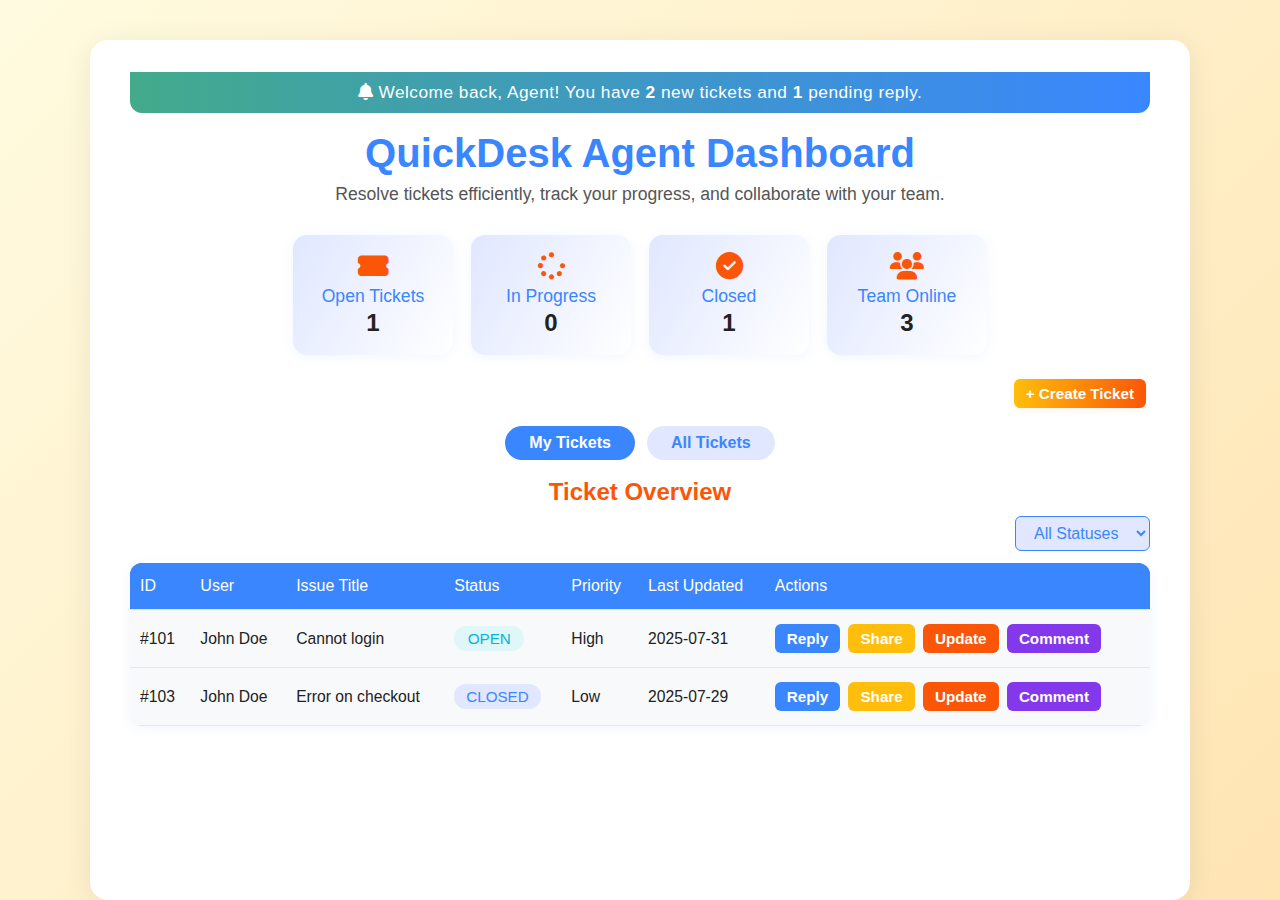
<file: index.html>
<!DOCTYPE html>
<html lang="en">
<head>
  <meta charset="UTF-8" />
  <meta name="viewport" content="width=device-width, initial-scale=1" />
  <title>QuickDesk Agent Dashboard</title>
  <link rel="stylesheet" href="style.css" />
  <link rel="stylesheet" href="https://cdnjs.cloudflare.com/ajax/libs/font-awesome/6.4.0/css/all.min.css"/>
  <style>
    body {
    background: linear-gradient(135deg, #fffbe0 0%, #ffe5b4 100%);
      font-family: 'Segoe UI', Arial, sans-serif;
      margin: 0;
      padding: 0;
      color: #222;
    }
    .main-content {
      max-width: 1100px;
      margin: 40px auto 0 auto;
      background: #fff;
      border-radius: 18px;
      box-shadow: 0 6px 32px rgba(0,0,0,0.08);
      padding: 32px 40px 40px 40px;
    }
    header {
      text-align: center;
      margin-bottom: 24px;
    }
    header h1 {
      font-size: 2.5rem;
      color: #3a86ff;
      margin-bottom: 8px;
    }
    .subtitle {
      color: #555;
      font-size: 1.1rem;
    }
    .create-ticket-container {
      text-align: right;
      margin-bottom: 18px;
    }
    .btn-create-ticket {
      background: linear-gradient(90deg, #ffbe0b 0%, #fb5607 100%);
      color: #fff;
      border: none;
      padding: 10px 22px;
      border-radius: 6px;
      font-size: 1rem;
      cursor: pointer;
      box-shadow: 0 2px 8px rgba(251,86,7,0.08);
      transition: background 0.2s;
    }
    .btn-create-ticket:hover {
      background: linear-gradient(90deg, #fb5607 0%, #ffbe0b 100%);
    }
    .queue-tabs {
      display: flex;
      gap: 12px;
      margin-bottom: 18px;
      justify-content: center;
    }
    .tab-btn {
      background: #e0e7ff;
      color: #3a86ff;
      border: none;
      padding: 8px 24px;
      border-radius: 20px;
      font-size: 1rem;
      cursor: pointer;
      transition: background 0.2s, color 0.2s;
    }
    .tab-btn.active {
      background: #3a86ff;
      color: #fff;
      font-weight: bold;
    }
    .tickets-section h2 {
      color: #fb5607;
      margin-bottom: 10px;
      font-size: 1.5rem;
      text-align: center;
    }
    .filter-bar {
      display: flex;
      justify-content: flex-end;
      margin-bottom: 12px;
    }
    #statusFilter {
      padding: 7px 14px;
      border-radius: 6px;
      border: 1px solid #3a86ff;
      font-size: 1rem;
      background: #e0e7ff;
      color: #3a86ff;
    }
    .tickets-table {
      width: 100%;
      border-collapse: collapse;
      margin-bottom: 18px;
      background: #f8f9fa;
      border-radius: 12px;
      overflow: hidden;
      box-shadow: 0 2px 12px rgba(58,134,255,0.07);
    }
    .tickets-table th, .tickets-table td {
      padding: 14px 10px;
      text-align: left;
    }
    .tickets-table th {
      background: #3a86ff;
      color: #fff;
      font-weight: 500;
      font-size: 1rem;
    }
    .tickets-table tr {
      border-bottom: 1px solid #e0e7ff;
    }
    .tickets-table tr:last-child {
      border-bottom: none;
    }
    .tickets-table td {
      font-size: 0.98rem;
      color: #222;
    }
    .status {
      padding: 4px 12px;
      border-radius: 12px;
      font-weight: 500;
      font-size: 0.95rem;
      display: inline-block;
    }
    .status.open { background: #e0f7fa; color: #00b4d8; }
    .status.inprogress { background: #fff3cd; color: #f9a826; }
    .status.closed { background: #e0e7ff; color: #3a86ff; }
    .btn {
      border: none;
      border-radius: 6px;
      padding: 6px 12px;
      margin-right: 4px;
      font-size: 0.95rem;
      cursor: pointer;
      transition: background 0.2s;
    }
    .btn-reply { background: #3a86ff; color: #fff; }
    .btn-share { background: #ffbe0b; color: #fff; }
    .btn-update { background: #fb5607; color: #fff; }
    .btn-comment { background: #8338ec; color: #fff; }
    .btn:hover { opacity: 0.85; }
    .modal {
      display: none; 
      position: fixed; 
      z-index: 1000; 
      left: 0; top: 0; width: 100%; height: 100%;
      overflow: auto; background: rgba(0,0,0,0.4);
    }
    .modal-content {
      background: #fff; margin: 7% auto; padding: 24px; border-radius: 12px;
      width: 420px; position: relative; box-shadow: 0 4px 24px rgba(58,134,255,0.15);
    }
    .close {
      position: absolute; right: 16px; top: 12px; font-size: 28px; cursor: pointer;
      color: #fb5607;
    }
    #replyText, #commentText {
      width: 100%; margin: 12px 0; padding: 8px; border-radius: 6px; border: 1px solid #e0e7ff;
      font-size: 1rem;
    }
    .btn-send-reply, .btn-send-comment {
      background: #3a86ff; color: #fff; border: none; padding: 8px 16px; border-radius: 4px; cursor: pointer;
      margin-top: 8px;
    }
    .modal-title {
      color: #3a86ff;
      margin-bottom: 8px;
      font-size: 1.15rem;
    }
    .notification-bar {
      background: linear-gradient(90deg, #43aa8b 0%, #3a86ff 100%);
      color: #fff;
      padding: 10px 0;
      text-align: center;
      font-size: 1.08rem;
      border-radius: 0 0 12px 12px;
      margin-bottom: 18px;
      letter-spacing: 0.5px;
    }
    .analytics-cards {
      display: flex;
      gap: 18px;
      justify-content: center;
      margin-bottom: 24px;
    }
    .card {
      background: linear-gradient(120deg, #e0e7ff 0%, #fff 100%);
      border-radius: 14px;
      box-shadow: 0 2px 12px rgba(58,134,255,0.07);
      padding: 18px 28px;
      min-width: 160px;
      text-align: center;
      color: #3a86ff;
      font-size: 1.1rem;
      font-weight: 500;
      position: relative;
    }
    .card i {
      font-size: 1.7rem;
      margin-bottom: 6px;
      color: #fb5607;
    }
    .card .card-value {
      font-size: 1.5rem;
      font-weight: bold;
      color: #222;
      margin-top: 2px;
    }
  </style>
</head>
<body>
  <div class="main-content">
    <div class="notification-bar">
      <i class="fas fa-bell"></i> Welcome back, Agent! You have <b>2</b> new tickets and <b>1</b> pending reply.
    </div>
    <header>
      <h1>QuickDesk Agent Dashboard</h1>
      <p class="subtitle">Resolve tickets efficiently, track your progress, and collaborate with your team.</p>
    </header>
    <div class="analytics-cards">
      <div class="card">
        <i class="fas fa-ticket-alt"></i>
        <div>Open Tickets</div>
        <div class="card-value" id="openCount">1</div>
      </div>
      <div class="card">
        <i class="fas fa-spinner"></i>
        <div>In Progress</div>
        <div class="card-value" id="progressCount">1</div>
      </div>
      <div class="card">
        <i class="fas fa-check-circle"></i>
        <div>Closed</div>
        <div class="card-value" id="closedCount">1</div>
      </div>
      <div class="card">
        <i class="fas fa-users"></i>
        <div>Team Online</div>
        <div class="card-value">3</div>
      </div>
    </div>
    <div class="create-ticket-container">
      <button class="btn btn-create-ticket" onclick="openTicketForm()">+ Create Ticket</button>
    </div>
    <div class="queue-tabs">
      <button class="tab-btn active" id="myTicketsBtn">My Tickets</button>
      <button class="tab-btn" id="allTicketsBtn">All Tickets</button>
    </div>
    <section class="tickets-section">
      <h2>Ticket Overview</h2>
      <div class="filter-bar">
        <select id="statusFilter">
          <option value="all">All Statuses</option>
          <option value="open">Open</option>
          <option value="inprogress">In Progress</option>
          <option value="closed">Closed</option>
        </select>
      </div>
      <table class="tickets-table" id="ticketsTable">
        <thead>
          <tr>
            <th>ID</th>
            <th>User</th>
            <th>Issue Title</th>
            <th>Status</th>
            <th>Priority</th>
            <th>Last Updated</th>
            <th>Actions</th>
          </tr>
        </thead>
        <tbody>
          <tr data-assigned="john.doe" data-status="open">
            <td>#101</td>
            <td>John Doe</td>
            <td>Cannot login</td>
            <td><span class="status open">Open</span></td>
            <td>High</td>
            <td>2025-07-31</td>
            <td>
              <button class="btn btn-reply" onclick="replyTicket('#101')">Reply</button>
              <button class="btn btn-share" onclick="shareTicket('#101')">Share</button>
              <button class="btn btn-update" onclick="updateTicket('#101')">Update</button>
              <button class="btn btn-comment" onclick="commentTicket('#101')">Comment</button>
            </td>
          </tr>
          <tr data-assigned="jane.smith" data-status="inprogress">
            <td>#102</td>
            <td>Jane Smith</td>
            <td>Page not loading</td>
            <td><span class="status inprogress">In Progress</span></td>
            <td>Medium</td>
            <td>2025-07-30</td>
            <td>
              <button class="btn btn-reply" onclick="replyTicket('#102')">Reply</button>
              <button class="btn btn-share" onclick="shareTicket('#102')">Share</button>
              <button class="btn btn-update" onclick="updateTicket('#102')">Update</button>
              <button class="btn btn-comment" onclick="commentTicket('#102')">Comment</button>
            </td>
          </tr>
          <tr data-assigned="john.doe" data-status="closed">
            <td>#103</td>
            <td>John Doe</td>
            <td>Error on checkout</td>
            <td><span class="status closed">Closed</span></td>
            <td>Low</td>
            <td>2025-07-29</td>
            <td>
              <button class="btn btn-reply" onclick="replyTicket('#103')">Reply</button>
              <button class="btn btn-share" onclick="shareTicket('#103')">Share</button>
              <button class="btn btn-update" onclick="updateTicket('#103')">Update</button>
              <button class="btn btn-comment" onclick="commentTicket('#103')">Comment</button>
            </td>
          </tr>
        </tbody>
      </table>
    </section>
  </div>

  <div id="replyModal" class="modal">
    <div class="modal-content">
      <span class="close" onclick="closeReplyModal()">&times;</span>
      <div class="modal-title">Reply to Ticket <span id="modalTicketId"></span></div>
      <textarea id="replyText" rows="5" placeholder="Type your reply here..."></textarea>
      <button class="btn-send-reply" id="sendReplyBtn">Send Reply</button>
    </div>
  </div>
  <div id="commentModal" class="modal">
    <div class="modal-content">
      <span class="close" onclick="closeCommentModal()">&times;</span>
      <div class="modal-title">Add Comment to Ticket <span id="commentTicketId"></span></div>
      <textarea id="commentText" rows="4" placeholder="Type your comment..."></textarea>
      <button class="btn-send-comment" onclick="sendComment()">Add Comment</button>
    </div>
  </div>
  <div id="updateModal" class="modal">
    <div class="modal-content">
      <span class="close" onclick="closeUpdateModal()">&times;</span>
      <div class="modal-title">Update Ticket <span id="updateTicketId"></span></div>
      <input id="updateTitle" type="text" placeholder="Update issue title"/>
      <select id="updateStatus">
        <option value="open">Open</option>
        <option value="inprogress">In Progress</option>
        <option value="closed">Closed</option>
      </select>
      <button class="btn-send-reply" onclick="sendUpdate()">Update Ticket</button>
    </div>
  </div>

  <script>
    const loggedInAgent = 'john.doe';
    let currentReplyTicketId = null;

    function showQueue(queue) {
      const tabBtns = document.querySelectorAll('.tab-btn');
      tabBtns.forEach(btn => btn.classList.remove('active'));
      if(queue === 'my') {
        tabBtns[0].classList.add('active');
      } else {
        tabBtns[1].classList.add('active');
      }
      const tickets = document.querySelectorAll('#ticketsTable tbody tr');
      tickets.forEach(row => {
        if(queue === 'my') {
          row.style.display = row.getAttribute('data-assigned') === loggedInAgent ? '' : 'none';
        } else {
          row.style.display = '';
        }
      });
      filterTickets();
      updateAnalytics();
    }

    function filterTickets() {
      const statusFilter = document.getElementById('statusFilter').value;
      const queue = document.querySelector('.tab-btn.active').textContent.trim().toLowerCase();
      const tickets = document.querySelectorAll('#ticketsTable tbody tr');
      tickets.forEach(row => {
        let showRow = true;
        if(queue === 'my tickets') {
          showRow = row.getAttribute('data-assigned') === loggedInAgent;
        }
        const status = row.getAttribute('data-status');
        if((statusFilter === 'all' || status === statusFilter) && showRow) {
          row.style.display = '';
        } else {
          row.style.display = 'none';
        }
      });
      updateAnalytics();
    }

    function updateAnalytics() {
      const tickets = document.querySelectorAll('#ticketsTable tbody tr');
      let open = 0, progress = 0, closed = 0;
      tickets.forEach(row => {
        if(row.style.display === 'none') return;
        const status = row.getAttribute('data-status');
        if(status === 'open') open++;
        if(status === 'inprogress') progress++;
        if(status === 'closed') closed++;
      });
      document.getElementById('openCount').textContent = open;
      document.getElementById('progressCount').textContent = progress;
      document.getElementById('closedCount').textContent = closed;
    }

    function replyTicket(ticketId) {
      currentReplyTicketId = ticketId;
      document.getElementById('replyModal').style.display = 'block';
      document.getElementById('modalTicketId').textContent = ticketId;
      document.getElementById('replyText').value = '';
    }
    function closeReplyModal() {
      document.getElementById('replyModal').style.display = 'none';
      currentReplyTicketId = null;
    }
    function sendReply() {
      const reply = document.getElementById('replyText').value;
      if(reply.trim() === '') {
        alert('Please enter a reply.');
        return;
      }
      alert(`Reply sent for ${currentReplyTicketId}: ${reply}`);
      closeReplyModal();
    }
    document.getElementById('sendReplyBtn').onclick = sendReply;

    function commentTicket(ticketId) {
      document.getElementById('commentModal').style.display = 'block';
      document.getElementById('commentTicketId').textContent = ticketId;
      document.getElementById('commentText').value = '';
    }
    function closeCommentModal() {
      document.getElementById('commentModal').style.display = 'none';
    }
    function sendComment() {
      const ticketId = document.getElementById('commentTicketId').textContent;
      const comment = document.getElementById('commentText').value;
      if(comment.trim() === '') {
        alert('Please enter a comment.');
        return;
      }
      alert(`Comment added for ${ticketId}: ${comment}`);
      closeCommentModal();
    }

    function updateTicket(ticketId) {
      document.getElementById('updateModal').style.display = 'block';
      document.getElementById('updateTicketId').textContent = ticketId;
      document.getElementById('updateTitle').value = '';
      document.getElementById('updateStatus').value = 'open';
    }
    function closeUpdateModal() {
      document.getElementById('updateModal').style.display = 'none';
    }
    function sendUpdate() {
      const ticketId = document.getElementById('updateTicketId').textContent;
      const title = document.getElementById('updateTitle').value;
      const status = document.getElementById('updateStatus').value;
      alert(`Ticket ${ticketId} updated. New title: ${title}, Status: ${status}`);
      closeUpdateModal();
    }

    function shareTicket(ticketId) {
      alert(`Share action for ticket ${ticketId} - you can implement sharing options here.`);
    }

    function openTicketForm() {
      alert('Open ticket creation form/modal here');
    }

    document.getElementById('myTicketsBtn').onclick = function() {
      showQueue('my');
    };
    document.getElementById('allTicketsBtn').onclick = function() {
      showQueue('all');
    };
    document.getElementById('statusFilter').onchange = function() {
      filterTickets();
    };

    showQueue('my');
  </script>
</body>
</html>
</file>
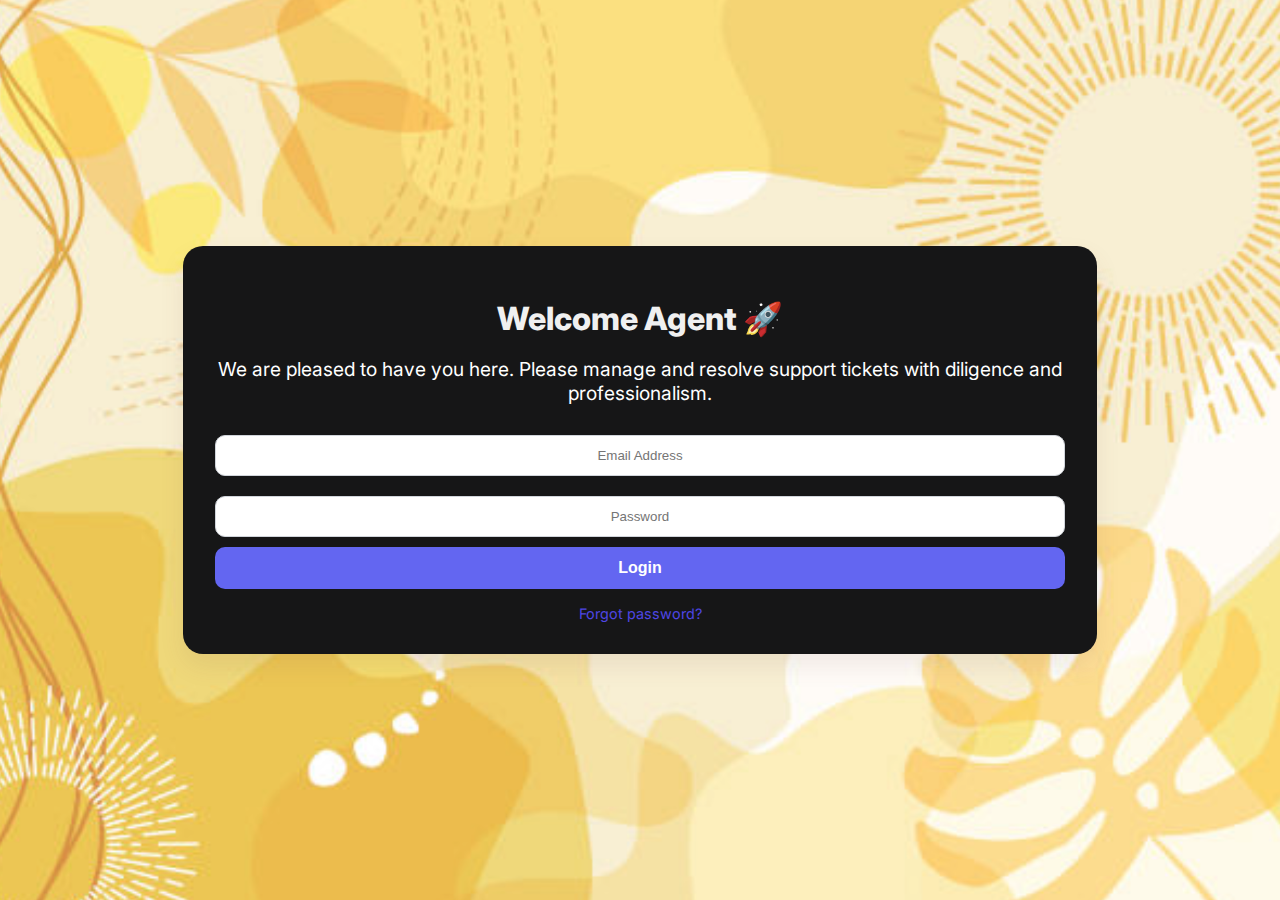
<file: agent_login.html>
<!-- agent_login.html -->
<!DOCTYPE html>
<html lang="en">
<head>
  <meta charset="UTF-8" />
  <meta name="viewport" content="width=device-width, initial-scale=1.0"/>
  <title>Agent Login</title>
  <link rel="stylesheet" href="login.css" />
  <link href="https://fonts.googleapis.com/css2?family=Inter:wght@400;600&display=swap" rel="stylesheet">
</head>
<body>
  
 <div class="login-container">
    <h1>Welcome Agent 🚀</h1>
    <p class="tagline">We are pleased to have you here. Please manage and resolve support tickets with diligence and professionalism.</p>
    <form action="index.html" method="get">
      <input type="email" name="email" placeholder="Email Address" required />
      <input type="password" name="password" placeholder="Password" required />
      <button type="submit">Login</button>
    </form>
    <div class="forgot">
      <a href="#">Forgot password?</a>
    </div>
  </div>
</body>
</html>
</file>
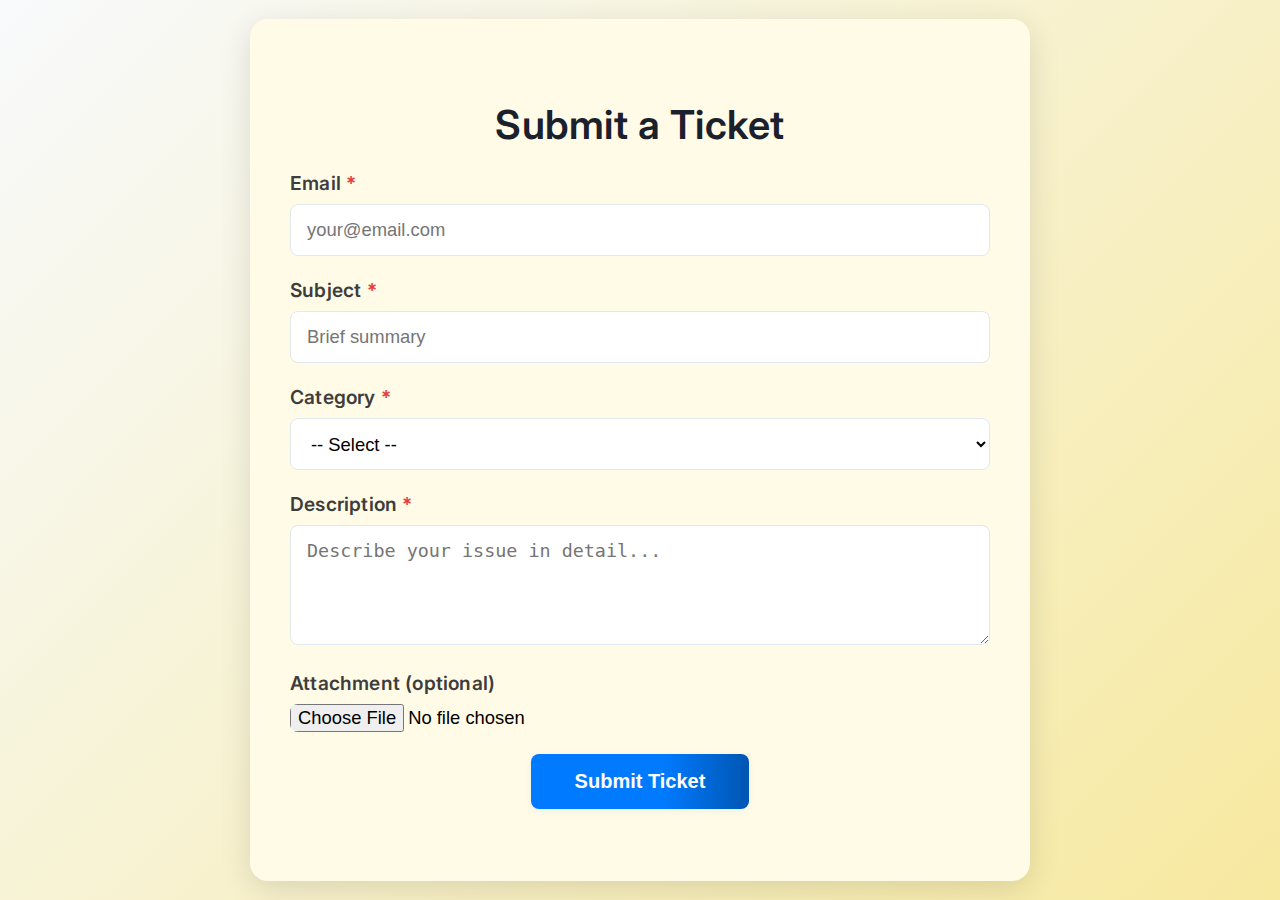
<file: ticket.html>
<!DOCTYPE html>
<html>
<head>
  <title>Submit Ticket | QuickDesk</title>
  <link href="https://fonts.googleapis.com/css2?family=Inter:wght@400;600&display=swap" rel="stylesheet">
  <style>
    body {
      font-family: 'Inter', Arial, sans-serif;
      background: linear-gradient(135deg, #f8fafc 0%, #f7e9a0 100%);
      margin: 0;
      min-height: 100vh;
      display: flex;
      align-items: center;
      justify-content: center;
    }
    .ticket-form {
      background: #fffbe6;
      width: 100%;
      max-width: 700px;
      padding: 48px 40px 40px 40px;
      border-radius: 18px;
      box-shadow: 0 8px 32px rgba(0,0,0,0.12);
      position: relative;
      transition: box-shadow 0.2s;
    }
    .ticket-form:hover {
      box-shadow: 0 12px 40px rgba(0,0,0,0.18);
    }
    .form-title {
      text-align: center;
      font-size: 2.5rem;
      font-weight: 600;
      margin-bottom: 22px;
      color: #1a202c;
      letter-spacing: 0.5px;
    }
    .form-group {
      margin-bottom: 22px;
    }
    label {
      display: block;
      font-weight: 600;
      margin-bottom: 9px;
      color: #3d3d3d;
      font-size: 1.2rem;
      letter-spacing: 0.2px;
    }
    input, select, textarea {
      width: 100%;
      font-size: 1.15rem;
      height: 52px;
      padding: 12px 16px;
      border-radius: 8px;
      border: 1px solid #e2e8f0;
      background: #fff;
      transition: border-color 0.2s;
      box-sizing: border-box;
      outline: none;
    }
    input:focus, select:focus, textarea:focus {
      border-color: #007bff;
      background: #f0f8ff;
    }
    textarea {
      height: 120px;
      resize: vertical;
      font-size: 1.15rem;
      padding-top: 14px;
    }
    .button-wrapper {
      text-align: center;
      margin-top: 22px;
    }
    button {
      background: linear-gradient(90deg, #007bff 60%, #0056b3 100%);
      color: #fff;
      padding: 16px 44px;
      font-size: 1.25rem;
      font-weight: 600;
      border: none;
      border-radius: 8px;
      cursor: pointer;
      box-shadow: 0 2px 8px rgba(0,123,255,0.08);
      transition: background 0.2s, box-shadow 0.2s;
    }
    button:hover {
      background: linear-gradient(90deg, #0056b3 60%, #007bff 100%);
      box-shadow: 0 4px 16px rgba(0,123,255,0.15);
    }
    #message {
      text-align: center;
      font-size: 1.25rem;
      color: #2e7d32;
      margin-top: 32px;
      font-weight: 500;
      letter-spacing: 0.2px;
    }
    .form-group input[type="file"] {
      padding: 0;
      height: auto;
      font-size: 1.15rem;
      border: none;
      background: none;
    }
    @media (max-width: 600px) {
      .ticket-form {
        padding: 28px 8px;
        max-width: 98vw;
      }
      .form-title {
        font-size: 1.5rem;
      }
      button {
        font-size: 1.1rem;
        padding: 12px 24px;
      }
    }
  </style>
</head>
<body>
  <div class="ticket-form">
    <h2 class="form-title">Submit a Ticket</h2>
    <form id="ticketForm" autocomplete="off">
      <div class="form-group">
        <label for="email">Email <span style="color:#e53e3e">*</span></label>
        <input type="email" id="email" required placeholder="your@email.com">
      </div>
      <div class="form-group">
        <label for="subject">Subject <span style="color:#e53e3e">*</span></label>
        <input type="text" id="subject" required placeholder="Brief summary">
      </div>
      <div class="form-group">
        <label for="category">Category <span style="color:#e53e3e">*</span></label>
        <select id="category" required>
          <option value="">-- Select --</option>
          <option value="Login Issue">Login Issue</option>
          <option value="Payment">Payment</option>
          <option value="Technical Problem">Technical Problem</option>
          <option value="Payment Problem">Payment Problem</option>
          <option value="Bug/Error">Bug or Technical Error</option>
          <option value="Performance Issue">Performance/Speed Issue</option>
          <option value="UI Problem">UI/UX Problem</option>
          <option value="Security Concern">Security or Privacy Concern</option>
          <option value="Email Problem">Email or Notification Issue</option>
          <option value="Installation Problem">Installation or Update Issue</option>
          <option value="API/Integration Issue">API or Integration Issue</option>
          <option value="Missing/Broken Content">Missing or Broken Content</option>
          <option value="Data Problem">Data Saving or Sync Issue</option>
          <option value="Feedback">Feedback / Suggestion</option>
          <option value="Help Needed">Help / Onboarding Support</option>
          <option value="Other">Other</option>
        </select>
      </div>
      <div class="form-group">
        <label for="description">Description <span style="color:#e53e3e">*</span></label>
        <textarea id="description" rows="5" required placeholder="Describe your issue in detail..."></textarea>
      </div>
      <div class="form-group">
        <label for="attachment">Attachment (optional)</label>
        <input type="file" id="attachment" accept=".jpg,.jpeg,.png,.pdf,.doc,.docx">
      </div>
      <div class="button-wrapper">
        <button type="submit">Submit Ticket</button>
      </div>
    </form>
    <div id="message"></div>
  </div>
  <script>
    document.getElementById("ticketForm").addEventListener("submit", function(e) {
      e.preventDefault();
      const email = document.getElementById("email").value.trim();
      const subject = document.getElementById("subject").value.trim();
      const category = document.getElementById("category").value;
      const description = document.getElementById("description").value.trim();
      const attachmentInput = document.getElementById("attachment");
      let attachmentName = "";
      if (attachmentInput.files.length > 0) {
      attachmentName = attachmentInput.files[0].name;
      }
      const ticket = {
      email,
      subject,
      category,
      description,
      attachment: attachmentName,
      status: "Open",
      createdAt: new Date().toLocaleString()
      };
      let tickets = JSON.parse(localStorage.getItem("tickets")) || [];
      tickets.push(ticket);
      localStorage.setItem("tickets", JSON.stringify(tickets));
      document.getElementById("message").innerHTML = `✅ Ticket submitted!<br>
      <a href="view-tickets.html" target="_blank" style="text-decoration: underline; color: #007bff;">
        Click here to view the status of your ticket
      </a>`;
      document.getElementById("ticketForm").reset();
    });
</file>
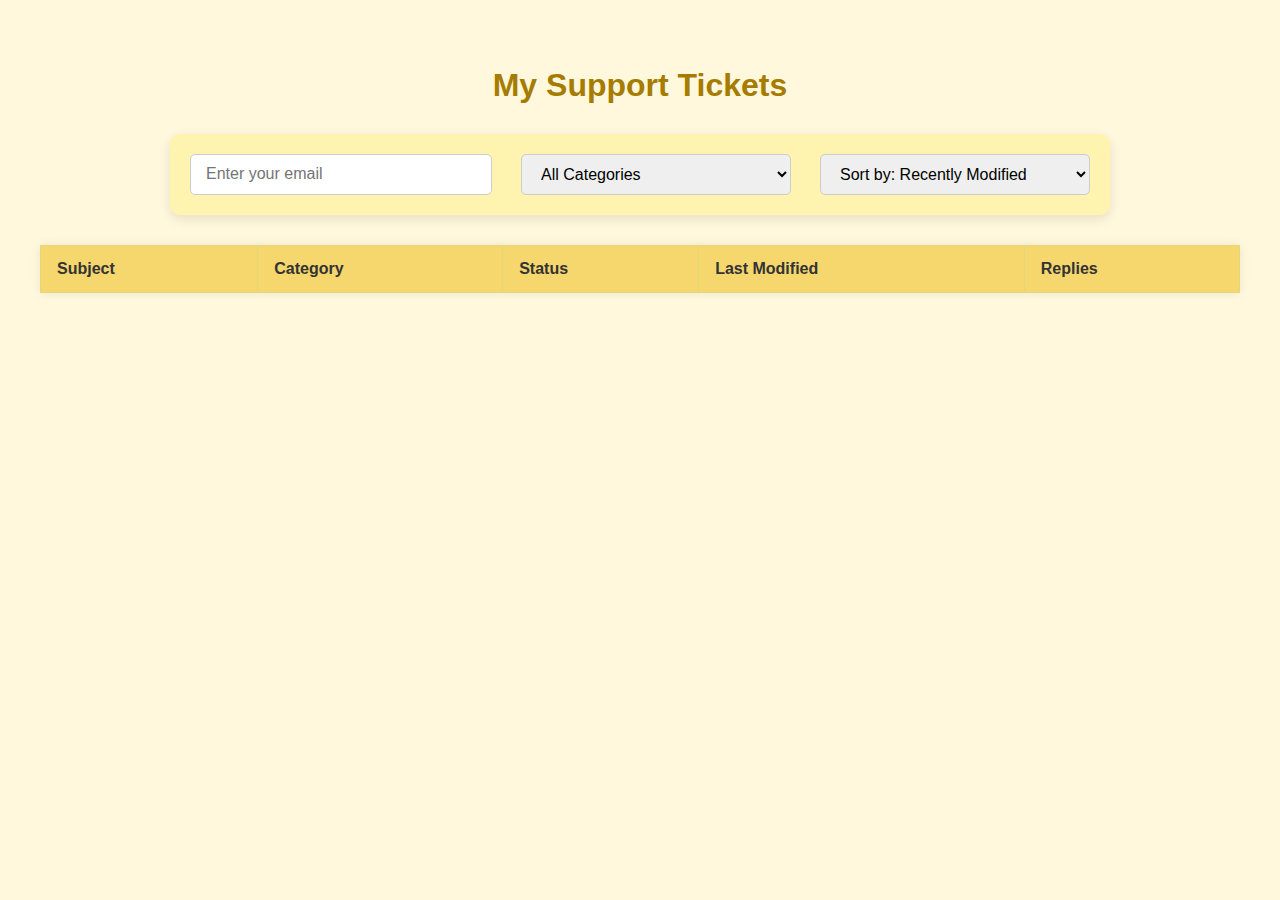
<file: view-tickets.html>
<!DOCTYPE html>
<html>
<head>
  <title>My Tickets | QuickDesk</title>
  <style>
    body {
      font-family: 'Segoe UI', Tahoma, Geneva, Verdana, sans-serif;
      background: #fff8dc; /* light yellowish background */
      padding: 40px;
      margin: 0;
    }

    h2 {
      text-align: center;
      color: #a67c00;
      font-size: 32px;
      margin-bottom: 30px;
    }

    #filter-bar {
      max-width: 900px;
      margin: 0 auto 30px auto;
      display: flex;
      justify-content: space-between;
      flex-wrap: wrap;
      gap: 15px;
      background: #fff3b0;
      padding: 20px;
      border-radius: 10px;
      box-shadow: 0 4px 12px rgba(0,0,0,0.1);
    }

    #emailFilter, #categoryFilter, #sortOption {
      padding: 10px 15px;
      font-size: 16px;
      width: 30%;
      min-width: 200px;
      border: 1px solid #ccc;
      border-radius: 5px;
    }

    table {
      width: 100%;
      border-collapse: collapse;
      background: #fffbe6;
      box-shadow: 0 0 10px rgba(0,0,0,0.08);
    }

    th, td {
      padding: 14px 16px;
      border: 1px solid #e0d97c;
      text-align: left;
    }

    th {
      background: #f5d76e;
      color: #333;
      font-weight: bold;
    }

    td {
      color: #444;
    }

    tr:nth-child(even) {
      background: #fff9d1;
    }

    tr:hover {
      background-color: #fff6b3;
    }

    @media screen and (max-width: 768px) {
      #filter-bar {
        flex-direction: column;
      }
      #emailFilter, #categoryFilter, #sortOption {
        width: 100%;
      }
    }
  </style>
</head>
<body>

  <h2> My Support Tickets</h2>

  <div id="filter-bar">
    <input type="email" id="emailFilter" placeholder="Enter your email" />
    <select id="categoryFilter">
      <option value="">All Categories</option>
      <option value="Login Issue">Login Issue</option>
      <option value="Payment Problem">Payment Problem</option>
      <option value="Technical Problem">Technical Problem</option>
      <option value="Bug/Error">Bug/Error</option>
      <option value="Performance Issue">Performance/Speed Issue</option>
      <option value="UI Problem">UI/UX Problem</option>
      <option value="Security Concern">Security or Privacy Concern</option>
      <option value="Email Problem">Email or Notification Issue</option>
      <option value="Installation Problem">Installation or Update Issue</option>
      <option value="API/Integration Issue">API or Integration Issue</option>
      <option value="Missing/Broken Content">Missing or Broken Content</option>
      <option value="Data Problem">Data Saving or Sync Issue</option>
      <option value="Feedback">Feedback / Suggestion</option>
      <option value="Help Needed">Help / Onboarding Support</option>
      <option value="Other">Other</option>
      <!-- Add more if needed -->
    </select>
    <select id="sortOption">
      <option value="recent">Sort by: Recently Modified</option>
      <option value="replied">Sort by: Most Replied</option>
    </select>
  </div>

  <table id="ticketTable">
    <thead>
      <tr>
        <th>Subject</th>
        <th>Category</th>
        <th>Status</th>
        <th>Last Modified</th>
        <th>Replies</th>
      </tr>
    </thead>
    <tbody>
      <!-- Tickets will be injected here -->
    </tbody>
  </table>

  <script>
    function loadTickets() {
      const email = document.getElementById("emailFilter").value.trim();
      const category = document.getElementById("categoryFilter").value;
      const sortOption = document.getElementById("sortOption").value;

      let tickets = JSON.parse(localStorage.getItem("tickets")) || [];

      if (email) {
        tickets = tickets.filter(t => t.email.toLowerCase() === email.toLowerCase());
      } else {
        document.querySelector("#ticketTable tbody").innerHTML = "<tr><td colspan='5'>Enter your email to view tickets.</td></tr>";
        return;
      }

      if (category) {
        tickets = tickets.filter(t => t.category === category);
      }

      if (sortOption === "recent") {
        tickets.sort((a, b) => new Date(b.modifiedAt || b.createdAt) - new Date(a.modifiedAt || a.createdAt));
      } else if (sortOption === "replied") {
        tickets.sort((a, b) => (b.replies || 0) - (a.replies || 0));
      }

      const tbody = document.querySelector("#ticketTable tbody");
      if (tickets.length === 0) {
        tbody.innerHTML = "<tr><td colspan='5'>No tickets found.</td></tr>";
        return;
      }

      tbody.innerHTML = "";
      tickets.forEach(ticket => {
        const row = document.createElement("tr");
        row.innerHTML = `
          <td>${ticket.subject || "(no subject)"}</td>
          <td>${ticket.category || "—"}</td>
          <td>${ticket.status || "Open"}</td>
          <td>${ticket.modifiedAt || ticket.createdAt}</td>
          <td>${ticket.replies || 0}</td>
        `;
        tbody.appendChild(row);
      });
    }

    document.getElementById("emailFilter").addEventListener("input", loadTickets);
    document.getElementById("categoryFilter").addEventListener("change", loadTickets);
    document.getElementById("sortOption").addEventListener("change", loadTickets);
  </script>

</body>
</html>
</file>
<file: style.css>
* {
  box-sizing: border-box;
  margin: 0;
  padding: 0;
  font-family: 'Inter', sans-serif;
}

body {
  display: flex;
  min-height: 100vh;
  background: #f4f6f8;
  color: #333;
}

.sidebar {
  background: #161617;
  color: #fff;
  width: 220px;
  display: flex;
  flex-direction: column;
  padding: 20px;
}

.logo {
  font-size: 1.8rem;
  font-weight: 800;
  margin-bottom: 30px;
  text-align: center;
  letter-spacing: 2px;
  color: #6366f1;
}

.sidebar nav a {
  display: flex;
  align-items: center;
  color: #ccc;
  padding: 12px 15px;
  margin-bottom: 10px;
  border-radius: 8px;
  text-decoration: none;
  font-weight: 600;
  transition: background-color 0.3s;
}

.sidebar nav a i {
  margin-right: 12px;
  min-width: 20px;
  text-align: center;
  font-size: 1.1rem;
}

.sidebar nav a.active,
.sidebar nav a:hover {
  background-color: #6366f1;
  color: #fff;
}

.main-content {
  flex: 1;
  padding: 30px 40px;
  background-color: #fff;
  overflow-y: auto;
}

header h1 {
  font-weight: 800;
  font-size: 2rem;
  color: #161617;
}

.subtitle {
  color: #4b5563;
  margin-top: 5px;
  margin-bottom: 30px;
  font-size: 1.1rem;
}

.create-ticket-container {
  margin-bottom: 20px;
  text-align: right;
}

.btn-create-ticket {
  background: #34d399;
  color: #fff;
  font-weight: 700;
  padding: 10px 24px;
  border: none;
  border-radius: 6px;
  cursor: pointer;
  transition: background 0.2s;
  font-size: 1rem;
}

.btn-create-ticket:hover {
  background: #059669;
}

.queue-tabs {
  margin-bottom: 16px;
  display: flex;
  gap: 12px;
}

.tab-btn {
  padding: 10px 18px;
  border: none;
  border-radius: 6px;
  background: #eee;
  color: #333;
  font-weight: 600;
  cursor: pointer;
  transition: background 0.2s;
  font-size: 1rem;
}

.tab-btn.active,
.tab-btn:hover {
  background: #6366f1;
  color: #fff;
}

.filter-bar {
  margin-bottom: 15px;
  text-align: right;
}

.filter-bar select {
  padding: 8px 12px;
  border-radius: 6px;
  border: 1.5px solid #d1d5db;
  font-size: 1rem;
  cursor: pointer;
}

.tickets-table {
  width: 100%;
  border-collapse: collapse;
  box-shadow: 0 2px 5px rgb(0 0 0 / 0.1);
}

.tickets-table thead {
  background-color: #6366f1;
  color: white;
}

.tickets-table th,
.tickets-table td {
  padding: 14px 18px;
  text-align: left;
  border-bottom: 1px solid #e5e7eb;
  font-size: 0.95rem;
}

.status {
  padding: 4px 10px;
  border-radius: 12px;
  color: white;
  font-weight: 700;
  font-size: 0.85rem;
  display: inline-block;
  text-align: center;
  min-width: 70px;
  text-transform: uppercase;
}

.status.open {
  background-color: #ef4444;
}

.status.inprogress {
  background-color: #f59e0b;
}

.status.closed {
  background-color: #10b981;
}

.btn {
  padding: 6px 10px;
  border: none;
  border-radius: 6px;
  margin-right: 6px;
  font-weight: 600;
  font-size: 0.85rem;
  cursor: pointer;
  transition: background-color 0.25s;
}

.btn-update {
  background-color: #3b82f6;
  color: white;
}

.btn-update:hover {
  background-color: #2563eb;
}

.btn-comment {
  background-color: #6b7280;
  color: white;
}

.btn-comment:hover {
  background-color: #4b5563;
}

.btn-assign {
  background-color: #10b981;
  color: white;
}

.btn-assign:hover {
  background-color: #059669;
}

.btn-reply {
  background: #22d3ee;
  color: #161617;
}

.btn-reply:hover {
  background: #0891b2;
}

.btn-share {
  background-color: #facc15;
  color: #161617;
}

.btn-share:hover {
  background-color: #eab308;
}

@media (max-width: 768px) {
  body {
    flex-direction: column;
  }
  .sidebar {
    width: 100%;
    flex-direction: row;
    overflow-x: auto;
    padding: 10px 15px;
  }
  .sidebar nav {
    display: flex;
    gap: 10px;
  }
  .sidebar nav a {
    padding: 8px 12px;
    margin-bottom: 0;
    font-size: 0.9rem;
  }
  .main-content {
    padding: 20px;
  }
  .tickets-table {
    font-size: 0.85rem;
  }
}
    font-size: 0.9rem;
  }
  .main-content {
    padding: 20px;
  }
  .tickets-table {
    font-size: 0.85rem;
  }
}
</file>
<file: login.css>
body {
  font-family: 'Inter', sans-serif;
  background: linear-gradient(135deg, #bfc0c1, #505051);
  display: flex;
  justify-content: center;
  height: 100vh;
  margin: 0;
  transition: 0.3s ease;
  align-items: center;
 background-image: url(bgimg.png);
 background-size: cover;        
  background-position: center; 
}


.login-container {
  background-color: #161617;
  padding: 2rem;
  border-radius: 20px;
  box-shadow: 0 12px 25px rgba(120, 75, 75, 0.1);
  width: 850px;
  text-align: center;
  
}

.login-container:hover {
  transform: translateY(-5px);
}

h1 {
  color: #f0f0f0;
  margin-bottom: 15px;
  font-weight: 800;
}

.tagline {
  color: #ffffff;
  margin-bottom: 20px;
  font-size:larger;
}

input[type="email"],
input[type="password"] {
  width: 100%;
  padding: 12px 14px;
  margin: 10px 0;
  border-radius: 10px;
  border: 1px solid #d1d5db;
  box-sizing: border-box;
  transition: border 0.2s;
  text-align: center;
}

input:focus {
  border-color: #6366f1;
  outline: none;
}

button {
  background-color: #6366f1;
  color: white;
  padding: 12px;
  width: 100%;
  border: none;
  border-radius: 10px;
  font-size: 1rem;
  font-weight: 600;
  cursor: pointer;
  transition: background-color 0.3s ease;
}

button:hover {
  background-color: #4f46e5;
}

.forgot {
  margin-top: 1rem;
  font-size: 0.9rem;
}

.forgot a {
  color: #4f46e5;
  text-decoration: none;
  transition: color 0.2s;
}

.forgot a:hover {
  color: #3730a3;
}
</file>
